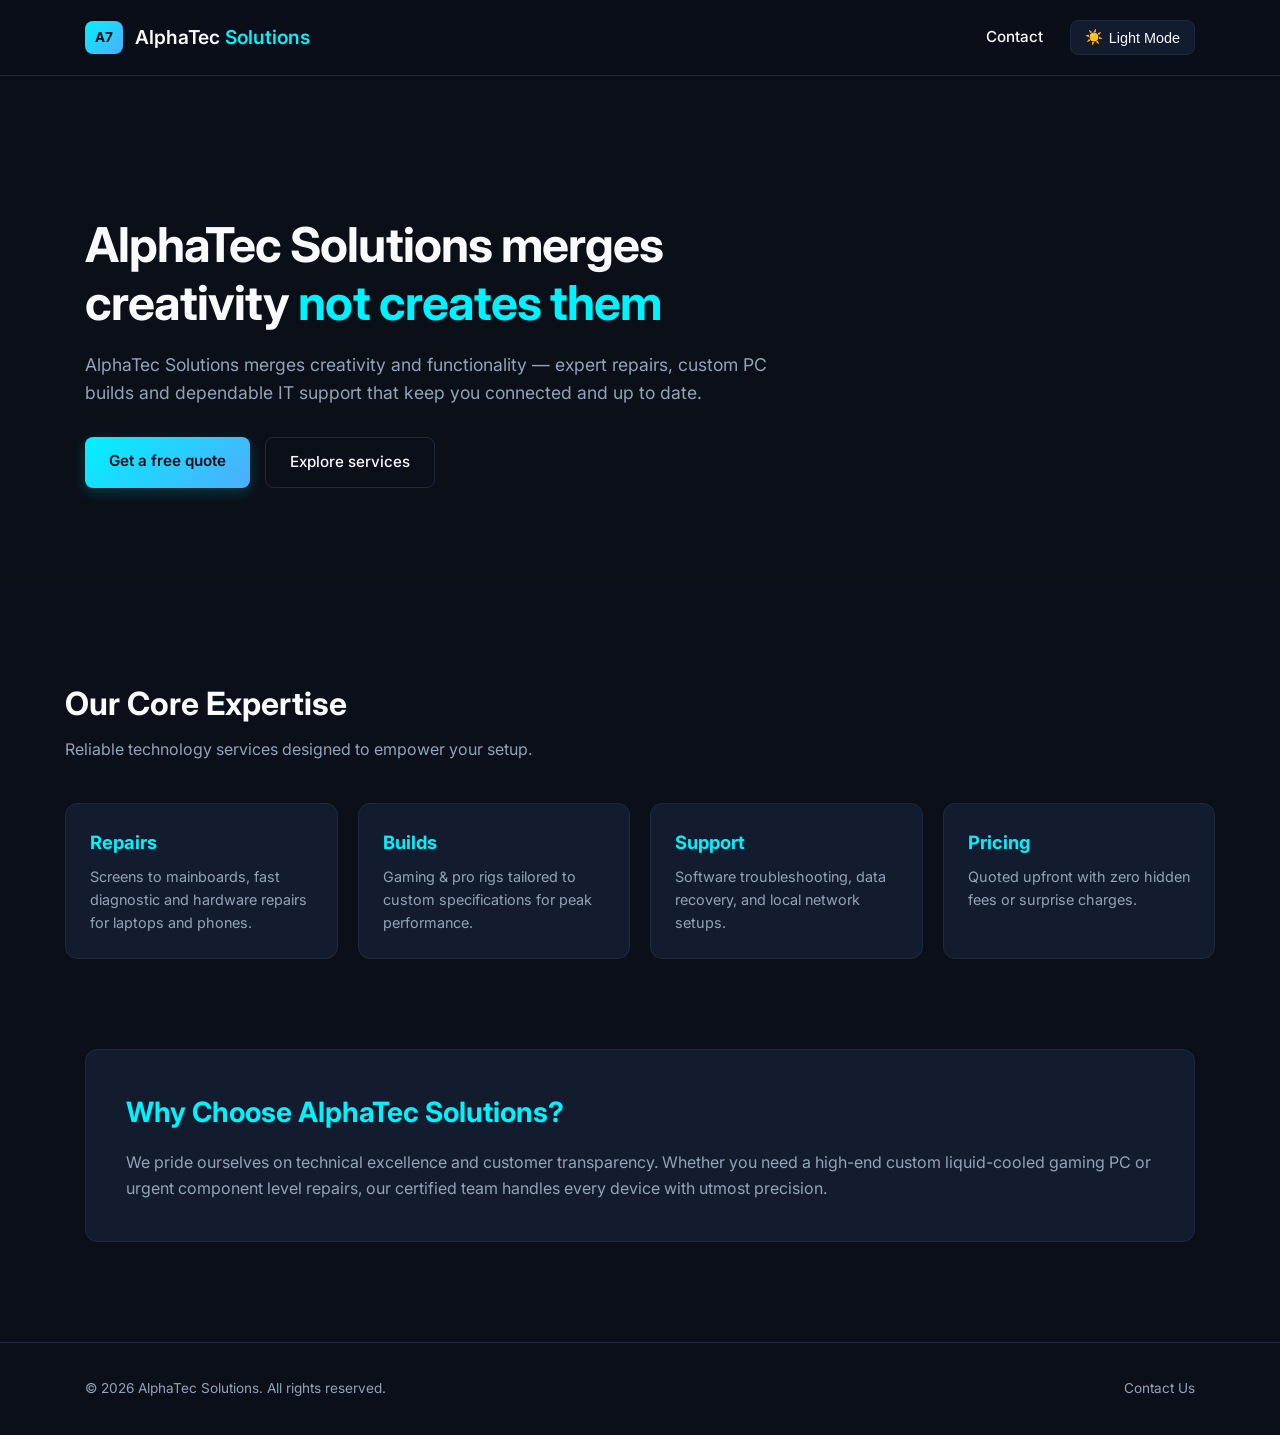
<file: index.html>
<!DOCTYPE html>
<html lang="en" class="dark">
<head>
    <meta charset="UTF-8">
    <meta name="viewport" content="width=device-width, initial-scale=1.0">
    <title>AlphaTec Solutions - Expert Repairs, Custom PCs & IT Support</title>
    <!-- Google Fonts -->
    <link href="https://fonts.googleapis.com/css2?family=Inter:wght@300;400;500;600;700&display=swap" rel="stylesheet">
    <!-- Link to external CSS file -->
    <link rel="stylesheet" href="styles.css">
</head>
<body>

    <!-- Header -->
    <header>
        <div class="container nav-bar">
            <a href="index.html" class="logo-container">
                <div class="logo-badge">A7</div>
                <div class="logo-text">AlphaTec <span>Solutions</span></div>
            </a>
            <div class="nav-right">
                <a href="contact.html" class="nav-contact-btn">Contact</a>
                <button class="theme-toggle" id="themeToggleBtn">
                    <span id="themeIcon">☀️</span> <span id="themeText">Light Mode</span>
                </button>
            </div>
        </div>
    </header>

    <!-- Hero Section with Background Overlay Image -->
    <section class="hero">
        <div class="hero-bg-overlay"></div>
        <div class="container hero-content-wrapper">
            <div class="hero-content">
                <h1>AlphaTec Solutions merges creativity <span>not creates them</span></h1>
                <p>AlphaTec Solutions merges creativity and functionality — expert repairs, custom PC builds and dependable IT support that keep you connected and up to date.</p>
                <div class="hero-buttons">
                    <a href="contact/conatct.html" class="btn-primary">Get a free quote</a>
                    <a href="#services" class="btn-outline">Explore services</a>
                </div>
            </div>
        </div>
    </section>

    <!-- Services Grid Section -->
    <section class="services container" id="services">
        <div class="section-title">
            <h2>Our Core Expertise</h2>
            <p>Reliable technology services designed to empower your setup.</p>
        </div>
        <div class="grid">
            <div class="card">
                <h3>Repairs</h3>
                <p>Screens to mainboards, fast diagnostic and hardware repairs for laptops and phones.</p>
            </div>
            <div class="card">
                <h3>Builds</h3>
                <p>Gaming & pro rigs tailored to custom specifications for peak performance.</p>
            </div>
            <div class="card">
                <h3>Support</h3>
                <p>Software troubleshooting, data recovery, and local network setups.</p>
            </div>
            <div class="card">
                <h3>Pricing</h3>
                <p>Quoted upfront with zero hidden fees or surprise charges.</p>
            </div>
        </div>
    </section>

    <!-- Extended Content Section to Make Page Long -->
    <section class="about-section container" id="about">
        <div class="about-card">
            <h2>Why Choose AlphaTec Solutions?</h2>
            <p>We pride ourselves on technical excellence and customer transparency. Whether you need a high-end custom liquid-cooled gaming PC or urgent component level repairs, our certified team handles every device with utmost precision.</p>
        </div>
    </section>

    <!-- Footer -->
    <footer>
        <div class="container footer-content">
            <p>&copy; 2026 AlphaTec Solutions. All rights reserved.</p>
            <a href="contact.html" class="footer-link">Contact Us</a>
        </div>
    </footer>

    <!-- Link to external JavaScript file -->
    <script src="script.js"></script>
</body>
</html>
</file>
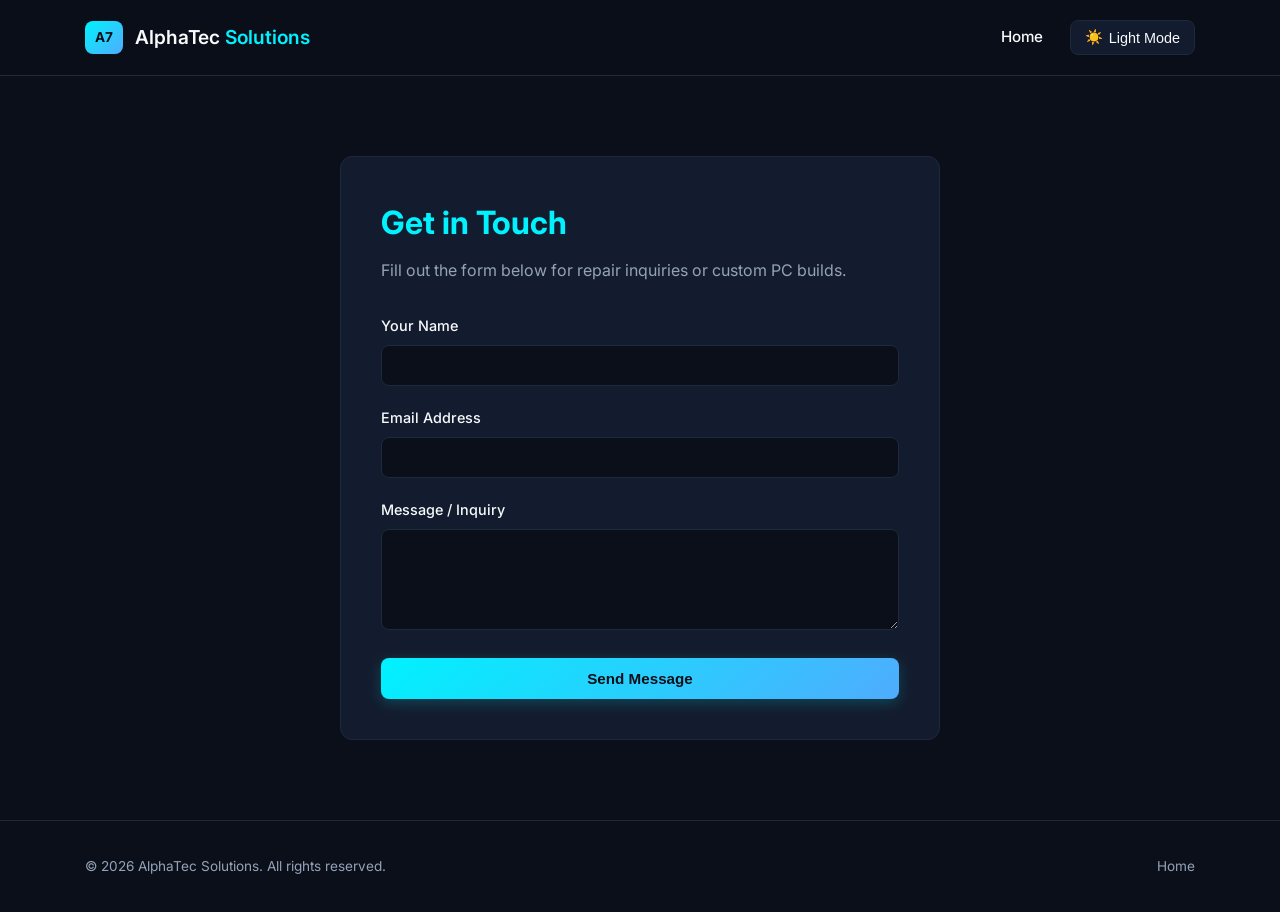
<file: contact/contact.html>
<!DOCTYPE html>
<html lang="en" class="dark">
<head>
    <meta charset="UTF-8">
    <meta name="viewport" content="width=device-width, initial-scale=1.0">
    <title>Contact Us - AlphaTec Solutions</title>
    <!-- Google Fonts -->
    <link href="https://fonts.googleapis.com/css2?family=Inter:wght@300;400;500;600;700&display=swap" rel="stylesheet">
    <!-- Notice the '../' so it looks in the main folder for styles.css -->
    <link rel="stylesheet" href="../styles.css">
</head>
<body>

    <!-- Header -->
    <header>
        <div class="container nav-bar">
            <a href="../index.html" class="logo-container">
                <div class="logo-badge">A7</div>
                <div class="logo-text">AlphaTec <span>Solutions</span></div>
            </a>
            <div class="nav-right">
                <a href="../index.html" class="nav-contact-btn">Home</a>
                <button class="theme-toggle" id="themeToggleBtn">
                    <span id="themeIcon">☀️</span> <span id="themeText">Light Mode</span>
                </button>
            </div>
        </div>
    </header>

    <!-- Contact Form Section -->
    <section class="container" style="padding: 80px 20px;">
        <div style="max-width: 600px; margin: 0 auto; background: var(--bg-card); border: 1px solid var(--border-color); padding: 40px; border-radius: 12px;">
            <h1 style="font-size: 2rem; margin-bottom: 10px; color: var(--primary);">Get in Touch</h1>
            <p style="color: var(--text-muted); margin-bottom: 30px;">Fill out the form below for repair inquiries or custom PC builds.</p>
            
            <form onsubmit="event.preventDefault(); alert('Message sent successfully!');" style="display: flex; flex-direction: column; gap: 20px;">
                <div>
                    <label style="display: block; margin-bottom: 8px; font-weight: 500; font-size: 0.9rem;">Your Name</label>
                    <input type="text" required style="width: 100%; padding: 12px; border-radius: 8px; border: 1px solid var(--border-color); background: var(--bg-main); color: var(--text-main); outline: none;">
                </div>
                <div>
                    <label style="display: block; margin-bottom: 8px; font-weight: 500; font-size: 0.9rem;">Email Address</label>
                    <input type="email" required style="width: 100%; padding: 12px; border-radius: 8px; border: 1px solid var(--border-color); background: var(--bg-main); color: var(--text-main); outline: none;">
                </div>
                <div>
                    <label style="display: block; margin-bottom: 8px; font-weight: 500; font-size: 0.9rem;">Message / Inquiry</label>
                    <textarea rows="5" required style="width: 100%; padding: 12px; border-radius: 8px; border: 1px solid var(--border-color); background: var(--bg-main); color: var(--text-main); outline: none;"></textarea>
                </div>
                <button type="submit" class="btn-primary" style="border: none; cursor: pointer; text-align: center;">Send Message</button>
            </form>
        </div>
    </section>

    <!-- Footer -->
    <footer>
        <div class="container footer-content">
            <p>&copy; 2026 AlphaTec Solutions. All rights reserved.</p>
            <a href="../index.html" class="footer-link">Home</a>
        </div>
    </footer>

    <!-- Notice the '../' so it looks in the main folder for script.js -->
    <script src="../script.js"></script>
</body>
</html>
</file>
<file: styles.css>
:root {
    --primary: #00dfc4;
    --primary-gradient: linear-gradient(135deg, #00dfc4 0%, #00b8db 100%);
    --bg-main: #f8fafc;
    --bg-card: #ffffff;
    --text-main: #0f172a;
    --text-muted: #64748b;
    --border-color: #e2e8f0;
    --nav-bg: rgba(255, 255, 255, 0.85);
}

.dark {
    --primary: #00f2fe;
    --primary-gradient: linear-gradient(135deg, #00f2fe 0%, #4facfe 100%);
    --bg-main: #0b0f19;
    --bg-card: #131c2e;
    --text-main: #f8fafc;
    --text-muted: #94a3b8;
    --border-color: #1e293b;
    --nav-bg: rgba(11, 15, 25, 0.85);
}

* {
    margin: 0;
    padding: 0;
    box-sizing: border-box;
    transition: background-color 0.3s ease, color 0.3s ease, border-color 0.3s ease;
}

body {
    font-family: 'Inter', sans-serif, system-ui;
    background-color: var(--bg-main);
    color: var(--text-main);
    line-height: 1.6;
}

.container {
    width: 100%;
    max-width: 1150px;
    margin: 0 auto;
    padding: 0 20px;
}

/* Header & Navigation */
header {
    background: var(--nav-bg);
    backdrop-filter: blur(12px);
    border-bottom: 1px solid var(--border-color);
    position: sticky;
    top: 0;
    z-index: 1000;
}

.nav-bar {
    display: flex;
    justify-content: space-between;
    align-items: center;
    height: 75px;
}

.logo-container {
    display: flex;
    align-items: center;
    gap: 12px;
    text-decoration: none;
}

.logo-badge {
    background: var(--primary-gradient);
    color: #0b0f19;
    font-weight: 700;
    padding: 6px 10px;
    border-radius: 8px;
    font-size: 0.85rem;
}

.logo-text {
    font-size: 1.2rem;
    font-weight: 600;
    color: var(--text-main);
}

.logo-text span {
    color: var(--primary);
}

.nav-right {
    display: flex;
    align-items: center;
    gap: 15px;
}

.nav-contact-btn {
    text-decoration: none;
    color: var(--text-main);
    font-weight: 500;
    font-size: 0.95rem;
    padding: 8px 12px;
}

.nav-contact-btn:hover {
    color: var(--primary);
}

.theme-toggle {
    background: var(--bg-card);
    border: 1px solid var(--border-color);
    color: var(--text-main);
    padding: 8px 14px;
    border-radius: 8px;
    cursor: pointer;
    font-size: 0.9rem;
    font-weight: 500;
    display: flex;
    align-items: center;
    gap: 6px;
}

.theme-toggle:hover {
    border-color: var(--primary);
}

/* Hero Section with Background Image Technique */
.hero {
    position: relative;
    padding: 140px 0 100px;
    /* Background Image Implementation: Replace the Unsplash link with your own uploaded filename or path */
    background-image: url('https://images.unsplash.com/photo-1550751827-4bd374c3f58b?auto=format&fit=crop&q=80&w=1600');
    background-size: cover;
    background-position: center;
}

/* Semi-transparent overlay to ensure text readability over background image */
.hero-bg-overlay {
    position: absolute;
    top: 0;
    left: 0;
    width: 100%;
    height: 100%;
    background: rgba(11, 15, 25, 0.82);
    z-index: 1;
}

.hero-content-wrapper {
    position: relative;
    z-index: 2;
}

.hero-content {
    max-width: 700px;
}

.hero h1 {
    font-size: 3rem;
    font-weight: 700;
    line-height: 1.2;
    margin-bottom: 20px;
    letter-spacing: -0.02em;
}

.hero h1 span {
    color: var(--primary);
}

.hero p {
    font-size: 1.1rem;
    color: var(--text-muted);
    margin-bottom: 30px;
}

.hero-buttons {
    display: flex;
    gap: 15px;
    flex-wrap: wrap;
}

.btn-primary {
    background: var(--primary-gradient);
    color: #0b0f19;
    padding: 12px 24px;
    border-radius: 8px;
    text-decoration: none;
    font-weight: 600;
    font-size: 0.95rem;
    box-shadow: 0 4px 14px rgba(0, 242, 254, 0.2);
    display: inline-block;
}

.btn-outline {
    background: transparent;
    color: var(--text-main);
    border: 1px solid var(--border-color);
    padding: 12px 24px;
    border-radius: 8px;
    text-decoration: none;
    font-weight: 500;
    font-size: 0.95rem;
    display: inline-block;
}

.btn-outline:hover {
    border-color: var(--primary);
}

/* Services Section */
.services {
    padding: 90px 0;
}

.section-title {
    margin-bottom: 40px;
}

.section-title h2 {
    font-size: 2rem;
    margin-bottom: 8px;
}

.section-title p {
    color: var(--text-muted);
}

.grid {
    display: grid;
    grid-template-columns: repeat(auto-fit, minmax(240px, 1fr));
    gap: 20px;
}

.card {
    background: var(--bg-card);
    border: 1px solid var(--border-color);
    border-radius: 12px;
    padding: 24px;
}

.card h3 {
    font-size: 1.15rem;
    margin-bottom: 8px;
    color: var(--primary);
}

.card p {
    color: var(--text-muted);
    font-size: 0.9rem;
}

/* About Long Section */
.about-section {
    padding-bottom: 100px;
}

.about-card {
    background: var(--bg-card);
    border: 1px solid var(--border-color);
    border-radius: 12px;
    padding: 40px;
}

.about-card h2 {
    font-size: 1.75rem;
    margin-bottom: 15px;
    color: var(--primary);
}

.about-card p {
    color: var(--text-muted);
}

/* Footer */
footer {
    border-top: 1px solid var(--border-color);
    padding: 35px 0;
}

.footer-content {
    display: flex;
    justify-content: space-between;
    align-items: center;
    font-size: 0.85rem;
    color: var(--text-muted);
}

.footer-link {
    color: var(--text-muted);
    text-decoration: none;
}

.footer-link:hover {
    color: var(--primary);
}

@media (max-width: 768px) {
    .hero h1 {
        font-size: 2.3rem;
    }
    .footer-content {
        flex-direction: column;
        gap: 15px;
        text-align: center;
    }
}
</file>
